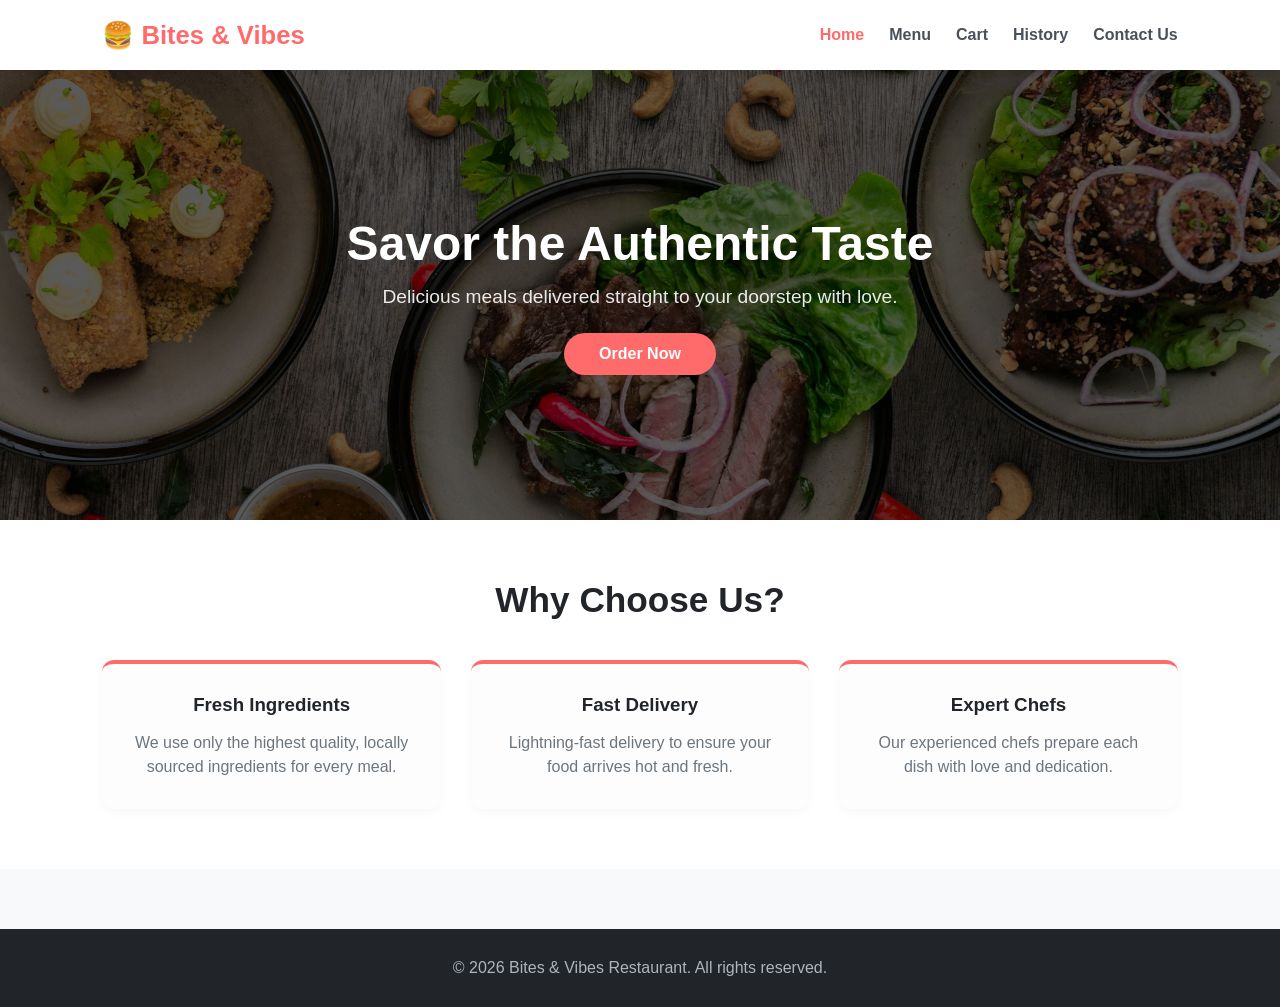
<file: Team-07/Home/index.html>
<!DOCTYPE html>
<html lang="en">
<head>
    <!-- Basic page setup -->
    <meta charset="UTF-8">
    <meta name="viewport" content="width=device-width, initial-scale=1.0">
    <title>Bites & Vibes - Home</title>

    <!-- Linking CSS files -->
    <link rel="stylesheet" href="style.css" >
    <link rel="stylesheet" href="../Setting/setting.css">
</head>
<body>

    <!-- Navigation Bar -->
    <header class="navbar">
        <div class="logo">🍔 Bites & Vibes</div>
        <nav>
            <a href="index.html" class="active">Home</a>
            <a href="../Menu/menu.html">Menu</a>
            <a href="../Cart/cart.html">Cart</a>
            <a href="../History/history.html">History</a>
            <a href="../Contact/contact.html">Contact Us</a>

            <!-- Outline 4: Event Listeners (Theme button will be handled in JS) -->
            <button id="themeBtn">🌙</button>
        </nav>
    </header>

    <!-- Hero Section -->
    <section class="hero">
        <div class="hero-content">
            <h1>Savor the Authentic Taste</h1>
            <p>Delicious meals delivered straight to your doorstep with love.</p>

            <!-- Navigation Button -->
            <a href="../Menu/menu.html" class="btn-primary">Order Now</a>
        </div>
    </section>

    <!-- Features Section -->
    <section class="features">
        <h2>Why Choose Us?</h2>
        <div class="feature-grid">

            <!-- Static Feature Cards -->
            <div class="feature-card">
                <h3>Fresh Ingredients</h3>
                <p>We use only the highest quality, locally sourced ingredients for every meal.</p>
            </div>

            <div class="feature-card">
                <h3>Fast Delivery</h3>
                <p>Lightning-fast delivery to ensure your food arrives hot and fresh.</p>
            </div>

            <div class="feature-card">
                <h3>Expert Chefs</h3>
                <p>Our experienced chefs prepare each dish with love and dedication.</p>
            </div>

        </div>
    </section>

    <!-- Footer -->
    <footer>
        <p>&copy; 2026 Bites & Vibes Restaurant. All rights reserved.</p>
    </footer>

    <!-- Linking JavaScript -->
    <!-- Event Listeners -->
    <!-- Cookies  -->
    <script src="../Setting/setting.js"></script>

</body>
</html>
</file>
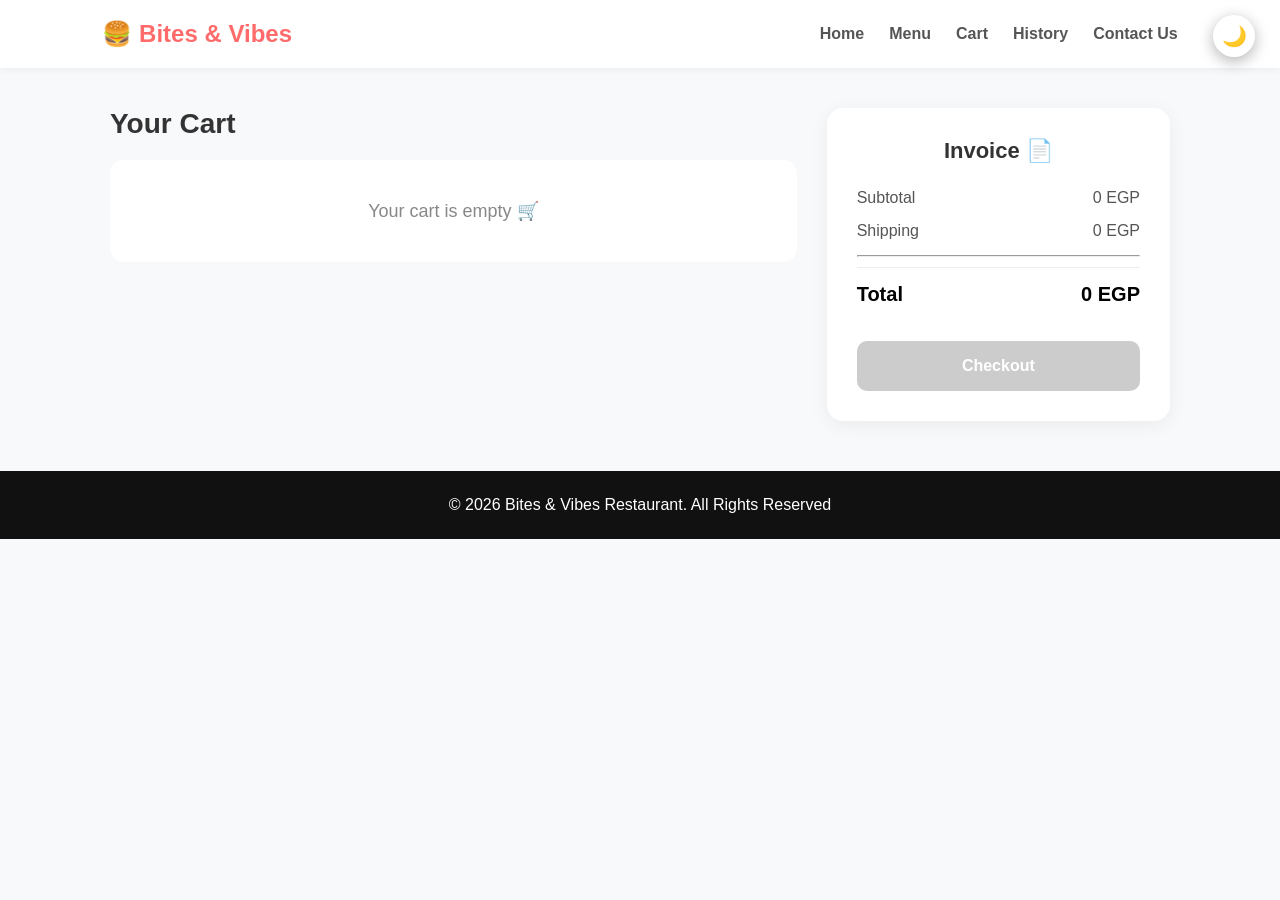
<file: Team-07/Cart/cart.html>
<!DOCTYPE html>
<html lang="en">
<head>
    <meta charset="UTF-8">
    <meta name="viewport" content="width=device-width, initial-scale=1.0">
    <title>Cart - Bites & Vibes</title>
    <link rel="stylesheet" href="cart.css">
    <link rel="stylesheet" href="../Setting/setting.css">
</head>
<body>

    <!-- Navbar -->
    <header class="navbar">
        <div class="logo">🍔 Bites & Vibes</div>
        <nav>
            <a href="../Home/index.html">Home</a>
            <a href="../Menu/menu.html">Menu</a>
            <a href="cart.html">Cart</a>
            <a href="../History/history.html">History</a>
            <a href="../Contact/contact.html">Contact Us</a>
            <button id="themeBtn">🌙</button>
        </nav>
    </header>

    <!-- Main Layout: Items (Left) + Invoice (Right) -->
    <main class="cart-layout">
        
        <!--  قسم المنتجات (الكاردات) -->
        <section class="cart-items-section">
            <h2>Your Cart</h2>
            <div id="cart-items" class="items-list">
                <!-- العناصر هتظهر هنا أوتوماتيك -->
            </div>
        </section>

        <!--  قسم الفاتورة (زي الصورة بالضبط) -->
        <section class="invoice-section">
            <div class="invoice-box">
                <h3>Invoice 📄</h3>
                <div class="invoice-details">
                    <div class="row"><span>Subtotal</span><span id="subtotal">0</span></div>
                    <div class="row"><span>Shipping</span><span id="shipping">0</span></div>
                    <hr>
                    <div class="row total"><span>Total</span><span id="total">0</span></div>
                </div>
                <a href="../Checkout/Checkout.html">
                <button id="checkout-btn" class="checkout-btn" disabled>Checkout</button>
                </a>
            </div>
        </section>

    </main>

    <footer>
        <p>&copy; 2026 Bites & Vibes Restaurant. All Rights Reserved</p>
    </footer>

    <script src="../Menu/data.js"></script>
    <script src="cart.js"></script>
    <script src="../Setting/setting.js"></script>
</body>
</html>
</file>
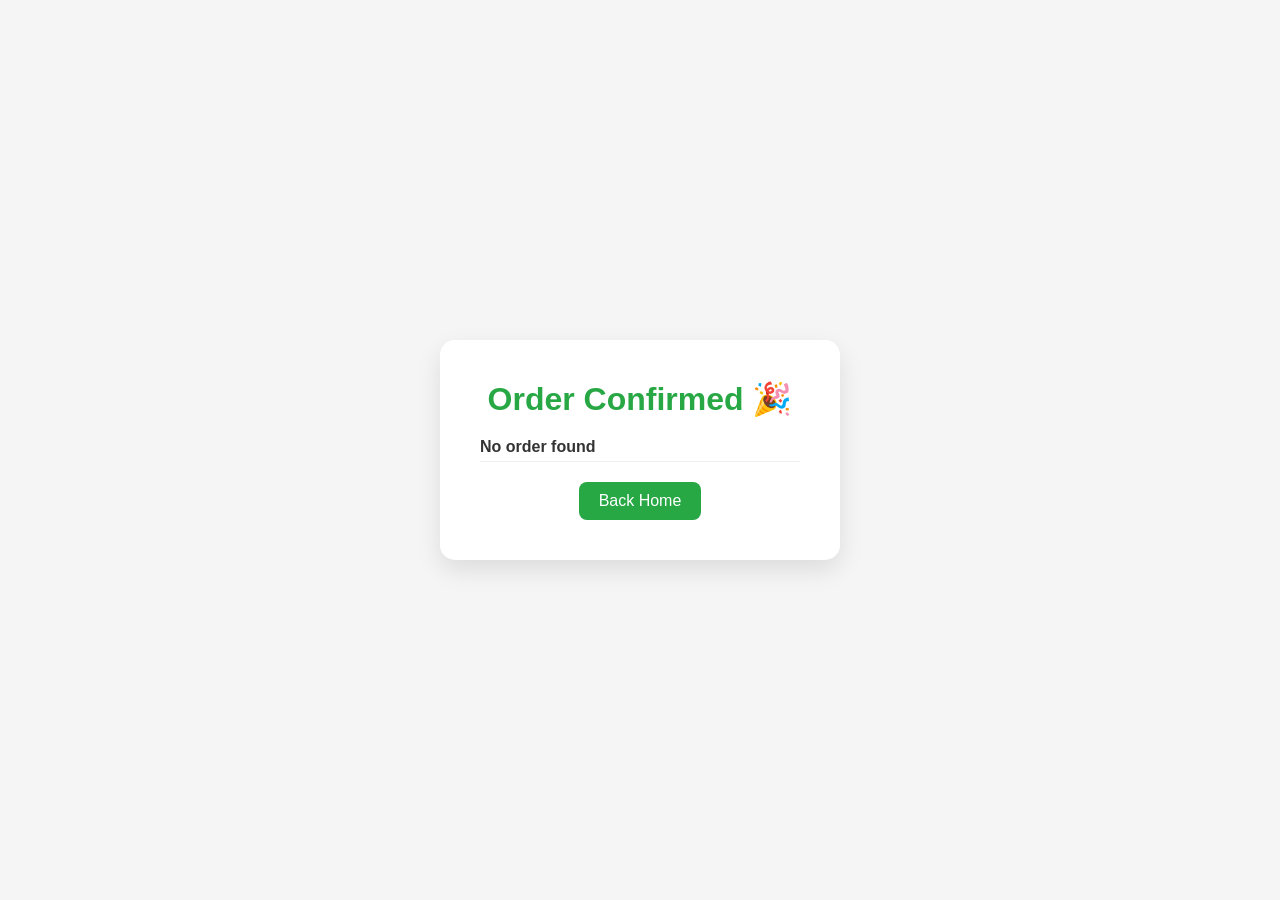
<file: Team-07/Confirmation/Confirmation.html>
<!DOCTYPE html>
<html lang="en">
<head>
    <meta charset="UTF-8">
    <meta name="viewport" content="width=device-width, initial-scale=1.0">
    <title>Order Confirmation</title>

    <link rel="stylesheet" href="Confirmation.css">
</head>

<body>

    <div class="confirmation-container">

        <h1>Order Confirmed 🎉</h1>

        <div id="orderDetails"></div>

        <a href="../Home/Home.html">
            <button>
                Back Home
            </button>
        </a>

    </div>

    <script src="Confirmation.js"></script>

</body>
</html>
</file>
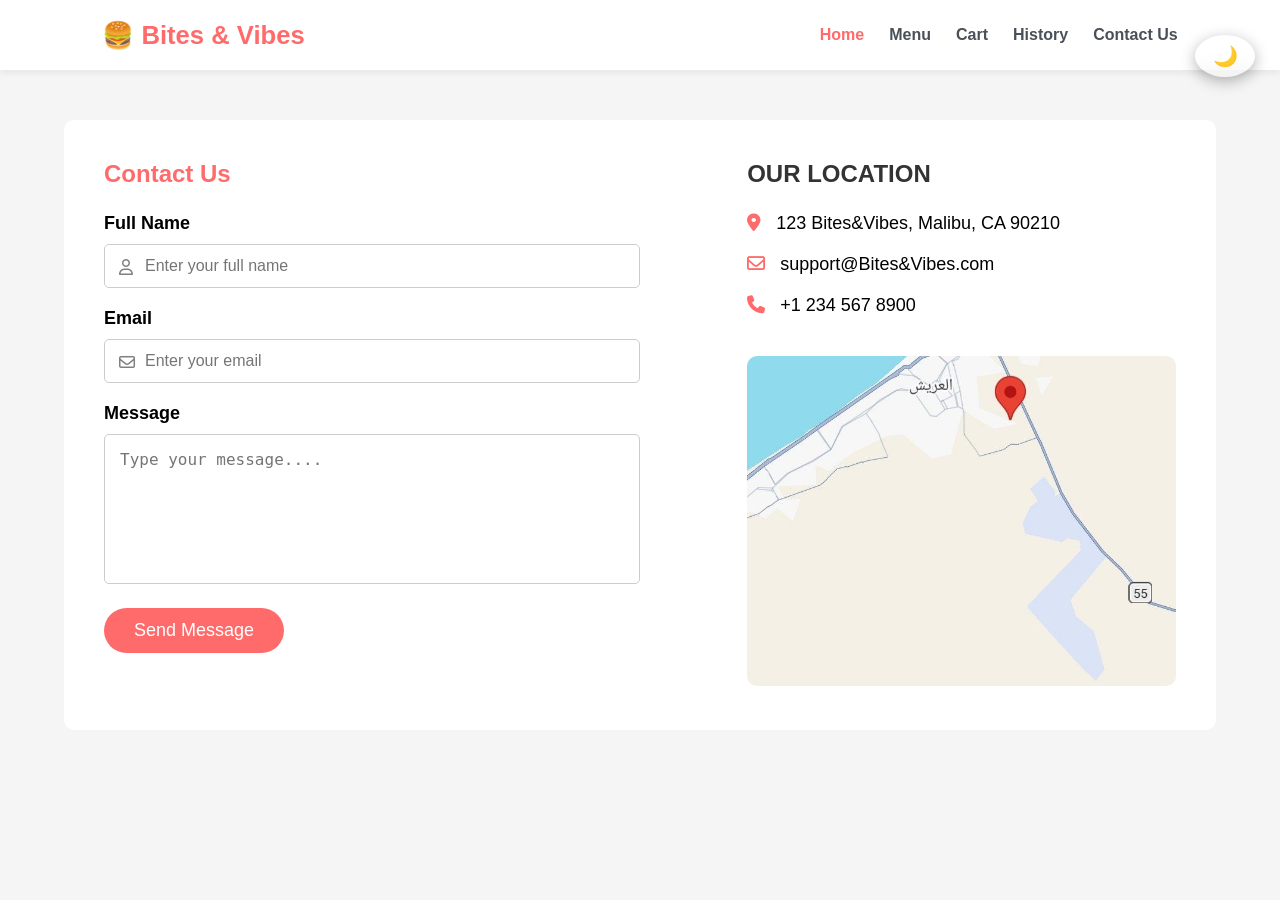
<file: Team-07/Contact/contact.html>
<!-- contact.html -->

<!DOCTYPE html>
<html lang="en">
<head>
    <meta charset="UTF-8">
    <meta name="viewport" content="width=device-width, initial-scale=1.0">
    <title>Contact Us</title>

    <!-- icons -->
    <link rel="stylesheet"
    href="https://cdnjs.cloudflare.com/ajax/libs/font-awesome/6.5.1/css/all.min.css"/>

    <link rel="stylesheet" href="contact.css">
    <link rel="stylesheet" href="../Setting/setting.css">
</head>
<body>

    <header class="navbar">
        <div class="logo">🍔 Bites & Vibes</div>
        <nav>
            <a href="../Home/index.html" class="active">Home</a>
            <a href="../Menu/menu.html">Menu</a>
            <a href="../Cart/cart.html">Cart</a>
            <a href="../History/history.html">History</a>
            <a href="contact.html">Contact Us</a>
            <button id="themeBtn">🌙</button>
        </nav>
    </header>

    <section class="contact-section">

        <!-- LEFT SIDE -->
        <div class="contact-form">

            <h1>Contact Us</h1>

            <form id="contactForm">

                <label>Full Name</label>
                <div class="input-box">
                    <i class="fa-regular fa-user"></i>
                    <input type="text" id="name"placeholder="Enter your full name">
                </div>

                <label>Email</label>
                <div class="input-box">
                    <i class="fa-regular fa-envelope"></i>
                    <input type="email" id="email"placeholder="Enter your email">
                </div>

                <label>Message</label>
                <textarea id="message"placeholder="Type your message...."></textarea>

                <button type="submit">Send Message</button>

                <p id="responseMessage"></p>

            </form>
        </div>

        <!-- RIGHT SIDE -->
        <div class="contact-info">

            <h2>OUR LOCATION</h2>

            <p>
                <i class="fa-solid fa-location-dot"></i>
                123 Bites&Vibes, Malibu, CA 90210
            </p>

            <p>
                <i class="fa-regular fa-envelope"></i>
                support@Bites&Vibes.com
            </p>

            <p>
                <i class="fa-solid fa-phone"></i>
                +1 234 567 8900
            </p>

            <img src="../image/map.jpg" alt="map">

        </div>

    </section>

    <script src="contact.js"></script>
    <script src="../Setting/setting.js"></script>
</body>
</html>
</file>
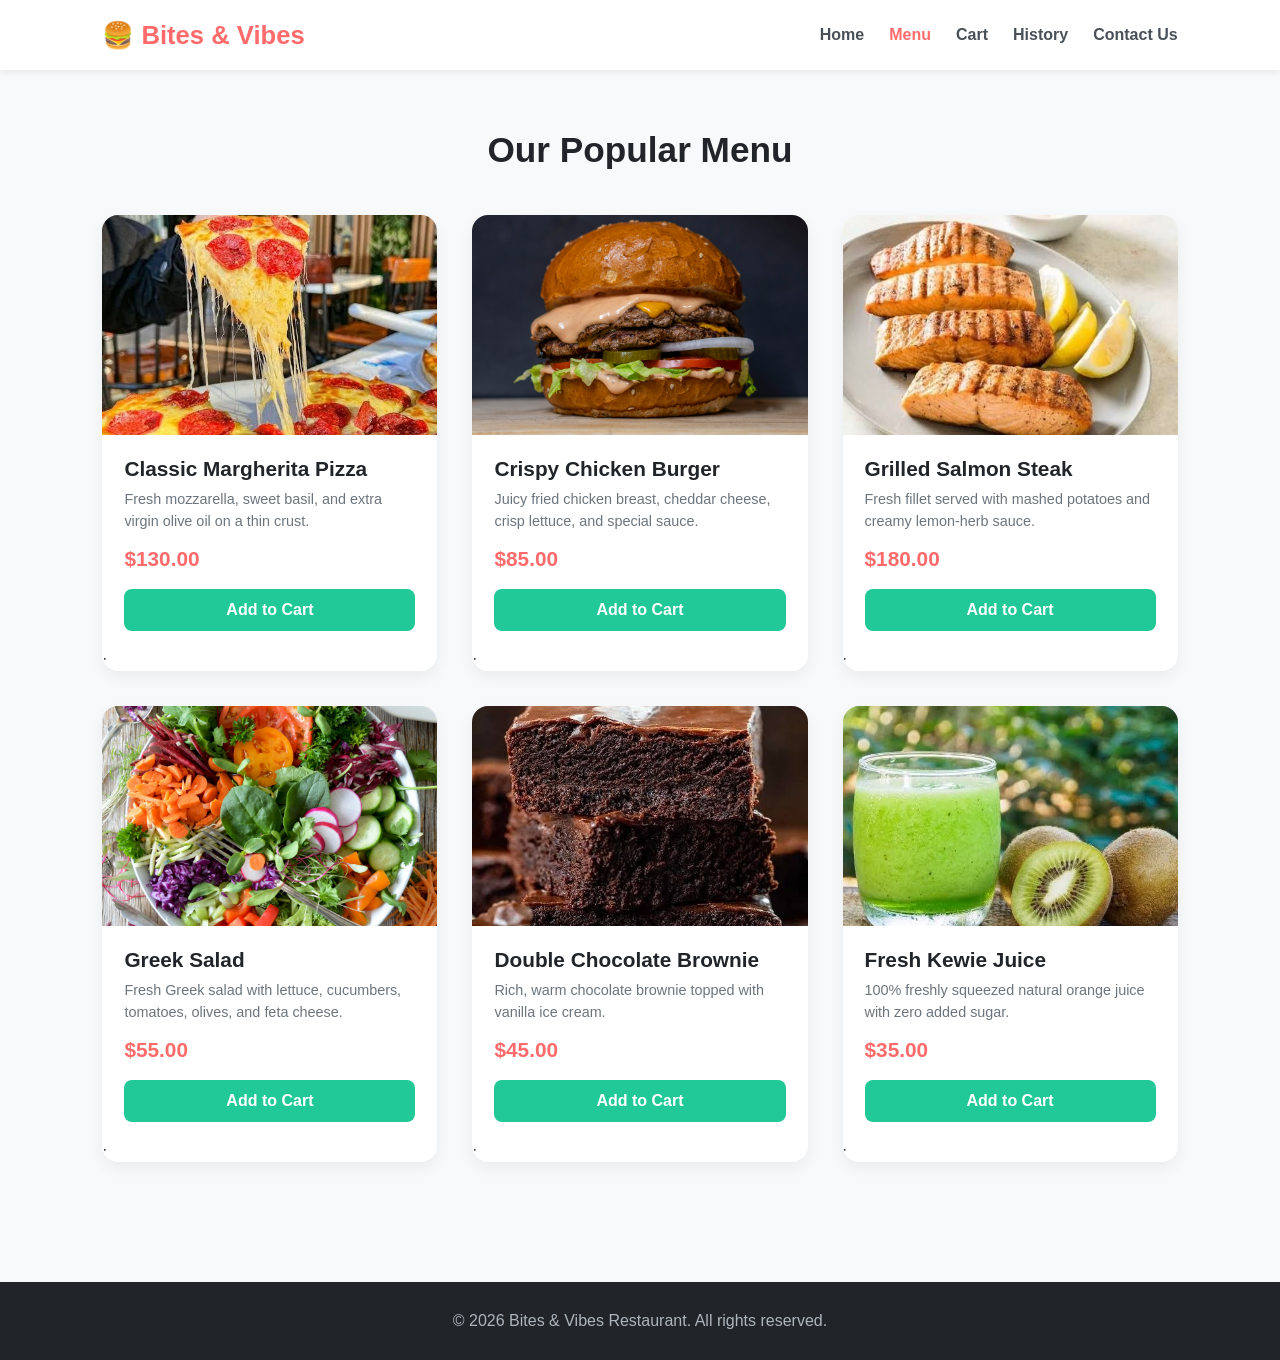
<file: Team-07/Menu/menu.html>
<!DOCTYPE html>
<html lang="en">
<head>
    <meta charset="UTF-8">
    <meta name="viewport" content="width=device-width, initial-scale=1.0">
    <title>Bites & Vibes - Menu</title>
    <link rel="stylesheet" href="../Home/style.css">
    <link rel="stylesheet" href="../Setting/setting.css">
</head>
<body>

    <!-- ================= NAVBAR ================= -->
    <header class="navbar">
        <div class="logo">🍔 Bites & Vibes</div>

        <nav>
            <a href="../Home/index.html">Home</a>
            <a href="menu.html" class="active">Menu</a>
            <a href="../Cart/cart.html">Cart</a>
            <a href="../History/history.html">History</a>
            <a href="../Contact/contact.html">Contact Us</a>
            <button id="themeBtn">🌙</button>
        </nav>
    </header>

    <!-- ================= MENU ================= -->
    <section class="menu-container">
        <h2>Our Popular Menu</h2>

        <div class="grid-container" id="menu-grid"></div>
    </section>

    <!-- ================= FOOTER ================= -->
    <footer>
        <p>&copy; 2026 Bites & Vibes Restaurant. All rights reserved.</p>
    </footer>

    <!-- ================= SCRIPTS ================= -->
    <script src="data.js"></script>
    <script src="../Cart/cart.js"></script>

    <script>
        // عرض المنتجات في الصفحة
        const menuGrid = document.getElementById("menu-grid");

        menuItems.forEach(item => {
            menuGrid.innerHTML += 
                <div class="product-card">
                    <h3>${item.name}</h3>
                    <p>${item.price} EGP</p>

                    <button onclick="addToCart(${item.id})">
                        Add to Cart 🛒
                    </button>
                </div>
            ;
        });
    </script>
    <script src="../Setting/setting.js"></script>
</body>
</html>
</file>
<file: Team-07/Home/style.css>
* {
    margin: 0;
    padding: 0;
    box-sizing: border-box;
    font-family: 'Segoe UI', Tahoma, Geneva, Verdana, sans-serif;
}

body {
    background-color: #f8f9fa;
    color: #333;
}

.navbar {
    display: flex;
    justify-content: space-between;
    align-items: center;
    padding: 20px 8%;
    background-color: #ffffff;
    box-shadow: 0 4px 6px rgba(0,0,0,0.05);
    position: sticky;
    top: 0;
    z-index: 100;
}

.navbar .logo {
    font-size: 1.6rem;
    font-weight: 700;
    color: #ff6b6b;
}

.navbar nav a {
    text-decoration: none;
    margin-left: 25px;
    font-weight: 600;
    color: #495057;
    transition: color 0.3s ease;
}

.navbar nav a:hover, .navbar nav a.active {
    color: #ff6b6b;
}

.hero {
    background: linear-gradient(rgba(0,0,0,0.6), rgba(0,0,0,0.6)), url('../image/hero.jpg') no-repeat center center/cover;
    height: 450px;
    display: flex;
    align-items: center;
    justify-content: center;
    text-align: center;
    color: #fff;
}

.hero-content h1 {
    font-size: 3rem;
    margin-bottom: 15px;
}

.hero-content p {
    font-size: 1.2rem;
    margin-bottom: 25px;
    opacity: 0.9;
}

.btn-primary {
    display: inline-block;
    padding: 12px 35px;
    background-color: #ff6b6b;
    color: white;
    text-decoration: none;
    font-weight: 600;
    border-radius: 30px;
    transition: background 0.3s ease, transform 0.2s ease;
}

.btn-primary:hover {
    background-color: #e05353;
    transform: translateY(-2px);
}

.features {
    padding: 60px 8%;
    text-align: center;
    background: #ffffff;
}

.features h2 {
    margin-bottom: 40px;
    font-size: 2.2rem;
    color: #212529;
}

.feature-grid {
    display: grid;
    grid-template-columns: repeat(auto-fit, minmax(300px, 1fr));
    gap: 30px;
}

.feature-card {
    background: #fdfdfd;
    padding: 30px;
    border-radius: 12px;
    box-shadow: 0 4px 10px rgba(0,0,0,0.03);
    border-top: 4px solid #ff6b6b;
}

.feature-card h3 {
    margin-bottom: 15px;
    color: #212529;
}

.feature-card p {
    color: #6c757d;
    line-height: 1.5;
}

.menu-container {
    padding: 60px 8%;
}

.menu-container h2 {
    text-align: center;
    font-size: 2.2rem;
    margin-bottom: 45px;
    color: #212529;
}

.grid-container {
    display: grid;
    grid-template-columns: repeat(auto-fit, minmax(300px, 1fr));
    gap: 35px;
}

.card {
    background: #ffffff;
    border-radius: 16px;
    overflow: hidden;
    box-shadow: 0 6px 15px rgba(0,0,0,0.06);
    transition: transform 0.3s ease, box-shadow 0.3s ease;
    display: flex;
    flex-direction: column;
}

.card:hover {
    transform: translateY(-8px);
    box-shadow: 0 10px 20px rgba(0,0,0,0.1);
}

.card img {
    width: 100%;
    height: 220px;
    object-fit: cover;
}

.card-body {
    padding: 22px;
    display: flex;
    flex-direction: column;
    flex-grow: 1;
}

.card-body h3 {
    font-size: 1.3rem;
    margin-bottom: 8px;
    color: #212529;
}

.card-body p {
    font-size: 0.9rem;
    color: #6c757d;
    margin-bottom: 15px;
    line-height: 1.5;
    flex-grow: 1;
}

.price {
    font-size: 1.3rem;
    font-weight: 700;
    color: #ff6b6b;
    margin-bottom: 18px;
}

.btn-add {
    width: 100%;
    padding: 12px;
    background-color: #20c997;
    color: white;
    border: none;
    border-radius: 8px;
    font-size: 1rem;
    font-weight: 600;
    cursor: pointer;
    transition: background-color 0.2s ease;
}

.btn-add:hover {
    background-color: #1a9e7d;
}

footer {
    text-align: center;
    padding: 30px;
    background-color: #212529;
    color: #adb5bd;
    margin-top: 60px;
}
</file>
<file: Team-07/Setting/setting.css>
/* ======================
   DARK MODE
====================== */

.dark {

    background-color: #111;
    color: white;
}

/* Navbar */
/* Header */

.dark header {

    background-color: #000 !important;
}

/* أي container فوق */

.dark .header,
.dark .navbar,
.dark .nav-container {

    background-color: #000 !important;
}
.dark nav {

    background-color: #000 !important;
}

/* Navbar Links */

.dark nav a {

    color: white !important;
}

/* Hover Effect */

.dark nav a:hover {

    color: #ffcc70 !important;
}

/* Logo */

.dark .logo {

    color: #ff6b6b;
}

/* Cards */

.dark .card,
.dark .menu-card,
.dark .cart-item-card,
.dark .details-container {

    background-color: #222;

    color: white;
}

/* Buttons */

.dark button {

    background-color: #333;

    color: white;
}

/* Text */

.dark h1,.dark h2,.dark h3,.dark p,.dark span {

    color: white;
}

/* ======================
   NAVBAR
====================== */
nav {

    display: flex;

    align-items: center;

    justify-content: space-between;
}
/* ======================
   DARK MODE BUTTON
====================== */

#themeBtn {

    position: absolute;

    top: 15px;

    right: 25px;

    width: 42px;

    height: 42px;

    border-radius: 50%;

    border: none;

    background: rgba(255,255,255,0.08);

    backdrop-filter: blur(8px);

    color: #ffd43b;

    font-size: 20px;

    cursor: pointer;

    display: flex;

    align-items: center;

    justify-content: center;

    transition: 0.3s;

    box-shadow: 0 4px 15px rgba(0,0,0,0.3);
}

/* Hover */

#themeBtn:hover {

    transform: scale(1.1);

    background: rgba(255,255,255,0.15);
}
/* ======================
   INVOICE BOX DARK MODE
====================== */

.dark .invoice-box {

    background-color: #222 !important;

    color: white !important;

    border: 1px solid #444;

    box-shadow: 0 5px 20px rgba(255,255,255,0.08);
}

/* كل الكلام جواها */

.dark .invoice-box h3,
.dark .invoice-box span,
.dark .invoice-box p {

    color: white !important;
}

/* الخط */

.dark .invoice-box hr {

    border-color: #555;
}

/* زرار الـ Checkout */

.dark .checkout-btn {

    background-color: #ff6b6b;

    color: white;

    border: none;
}

.dark .checkout-btn:hover {

    background-color: #ff5252;
}

/* ======================
   ORDER HISTORY DARK MODE
====================== */

/* العنوان */

.dark h1 {

    color: white;
}

/* History Container */

.dark #historyContainer {

    background-color: #222;

    color: white;

    border-radius: 10px;

    padding: 20px;
}

/* أي كارد جوه الهيستوري */

.dark .history-card,
.dark .order-card {

    background-color: #333;

    color: white;

    border: 1px solid #444;

    border-radius: 10px;

    padding: 15px;

    margin-bottom: 15px;
}

/* الكلام */

.dark .history-card h3,
.dark .history-card p,
.dark .order-card h3,
.dark .order-card p {

    color: white;
}

/* زرار المسح */

.dark #clearOrdersBtn {

    background-color: #ff4d4d;

    color: white;

    border: none;

    padding: 12px 20px;

    border-radius: 8px;

    cursor: pointer;

    transition: 0.3s;
}

/* Hover */

.dark #clearOrdersBtn:hover {

    background-color: #e60000;

    transform: scale(1.05);
}

/* ======================
   CONTACT SECTION DARK MODE
====================== */

.dark .contact-section {

    background-color: #111;

    color: white;
}

/* ======================
   CONTACT FORM
====================== */

.dark .contact-form {

    background-color: #222;

    color: white;

    border: 1px solid #444;

    border-radius: 15px;

    box-shadow: 0 5px 20px rgba(255,255,255,0.08);
}

/* Titles */

.dark .contact-form h1,
.dark .contact-info h2 {

    color: white;
}

/* Labels */

.dark .contact-form label {

    color: #ddd;
}
/* ======================
   CONTACT SECTION
====================== */

.dark .contact-section {

    background-color: #222;

    border: 1px solid #444;

    border-radius: 20px;

    padding: 30px;

    box-shadow: 0 5px 20px rgba(255,255,255,0.08);

    color: white;

    display: flex;

    gap: 40px;
}

/* نشيل الخلفيات الفردية */

.dark .contact-form,
.dark .contact-info {

    background: transparent;

    border: none;

    box-shadow: none;
}

/* العناوين */

.dark .contact-form h1,
.dark .contact-info h2 {

    color: white;
}

/* Labels */

.dark label {

    color: #ddd;
}

/* Inputs */

.dark input,
.dark textarea {

    background-color: #333;

    color: white;

    border: 1px solid #555;
}

/* Placeholder */

.dark input::placeholder,
.dark textarea::placeholder {

    color: #bbb;
}

/* Icons */

.dark i {

    color: #ffcc70;
}

/* Button */

.dark .contact-form button {

    background-color: #ff6b6b;

    color: white;

    border: none;

    transition: 0.3s;
}

.dark .contact-form button:hover {

    background-color: #ff5252;

    transform: scale(1.05);
}

/* Map */

.dark .contact-info img {

    border-radius: 15px;

    margin-top: 15px;
}

/* ======================
   HERO SECTION DARK MODE
====================== */
.dark .hero {

    background:
    linear-gradient(rgba(0,0,0,0.6),
    rgba(0,0,0,0.6)),

    url("../image/hero.jpg");

    background-size: cover;

    background-position: center;

    background-repeat: no-repeat;

    color: white;

    padding: 120px 20px;

    text-align: center;
}

/* Hero Title */

.dark .hero h1 {

    color: white;

    font-size: 55px;
}

/* Hero Paragraph */

.dark .hero p {

    color: #ccc;

    font-size: 20px;

    margin-top: 15px;
}

/* Hero Button */

.dark .btn-primary {

    background-color: #ff6b6b;

    color: white;

    padding: 14px 30px;

    border-radius: 10px;

    text-decoration: none;

    display: inline-block;

    margin-top: 25px;

    transition: 0.3s;
}

/* Hover */

.dark .btn-primary:hover {

    background-color: #ff5252;

    transform: scale(1.05);
}

/* ======================
   FEATURES SECTION
====================== */

.dark .features {

    background-color: #111;

    color: white;

    padding: 80px 20px;

    text-align: center;
}

/* Features Title */

.dark .features h2 {

    color: white;

    margin-bottom: 40px;

    font-size: 40px;
}

/* Grid */

.dark .feature-grid {

    display: flex;

    gap: 25px;

    justify-content: center;

    flex-wrap: wrap;
}

/* Feature Cards */

.dark .feature-card {

    background-color: #222;

    border: 1px solid #444;

    border-radius: 20px;

    padding: 30px;

    width: 300px;

    color: white;

    transition: 0.3s;

    box-shadow: 0 5px 15px rgba(255,255,255,0.08);
}

/* Hover */

.dark .feature-card:hover {

    transform: translateY(-8px);

    box-shadow: 0 10px 20px rgba(255,255,255,0.12);
}

/* Card Title */

.dark .feature-card h3 {

    color: #ff6b6b;

    margin-bottom: 15px;
}

/* Card Paragraph */

.dark .feature-card p {

    color: #ccc;

    line-height: 1.7;
}
/* DARK MODE */

.dark body {

    background-color: #111;
}

/* الفورم */

.dark .checkout-container {

    background-color: #1f1f1f;

    color: white;

    box-shadow: 0 0 20px rgba(0,0,0,0.6);
}

/* العنوان */

.dark .checkout-container h1 {

    color: #ff6b81;
}

/* الليبل */

.dark .checkout-container label {

    color: white;
}

/* الانبوت والسليكت */

.dark .checkout-container input,
.dark .checkout-container select {

    background-color: #2b2b2b;

    color: white;

    border: 1px solid #444;
}

/* placeholder */

.dark .checkout-container input::placeholder {

    color: #bbb;
}

/* لما تدوسي على الانبوت */

.dark .checkout-container input:focus,
.dark .checkout-container select:focus {

    border-color: #ff6b81;

    box-shadow: 0 0 10px rgba(255,107,129,0.5);
}

/* التوتال */

.dark .checkout-container h3 {

    color: #ff6b81;
}

/* الزرار */

.dark .checkout-container button {

    background-color: #ff6b81;

    color: white;
}

.dark .checkout-container button:hover {

    background-color: #ff4f6d;
}
</file>
<file: Team-07/Cart/cart.css>
* {
    margin: 0;
    padding: 0; 
    box-sizing: border-box;   
}
body { 
    font-family: 'Segoe UI', sans-serif;
    background: #f8f9fa;
    color: #333; 
}

/* Navbar */
.navbar {
    display: flex;
    justify-content: space-between;
    align-items: center;
    padding: 20px 8%;
    background: #fff;
    box-shadow: 0 2px 8px rgba(0,0,0,0.05);
    position: sticky;
    top: 0;
    z-index: 100; 
}
.navbar .logo { 
    font-size: 1.5rem;
    font-weight: 700;
    color: #ff6b6b; 
}
.navbar nav a { 
    text-decoration: none;
    margin-left: 25px;
    font-weight: 600;
    color: #555; 
}
.navbar nav a.active, .navbar nav a:hover { 
    color: #ff6b6b; 
}

/* Layout الرئيسي: عمودين */
.cart-layout {
    display: flex;
    gap: 30px;
    max-width: 1100px;
    margin: 40px auto;
    padding: 0 20px;
    align-items: flex-start;
}

/* قسم المنتجات */
.cart-items-section {
    flex: 2; 
}
.cart-items-section h2 {
    margin-bottom: 20px;
    font-size: 28px; 
}
.items-list { 
    display: flex;
    flex-direction: column;
    gap: 15px; 
}

/* كارت المنتج */
.cart-item-card {
    background: #fff;
    padding: 20px;
    border-radius: 14px;
    box-shadow: 0 3px 10px rgba(0,0,0,0.04);
    display: flex;
    justify-content: space-between;
    align-items: center;
}
.item-info h4 { 
    font-size: 18px;
    margin-bottom: 5px;
}
.item-info p {
    color: #777;
    font-size: 15px; 
}

.controls { 
    display: flex;
    align-items: center;
    gap: 12px; 
}
.controls button {
    width: 36px;
    height: 36px;
    border: 1px solid #ddd;
    background: #fff;
    border-radius: 8px;
    cursor: pointer;
    font-size: 18px;
    transition: 0.2s;
}
.controls button:hover { background: #f0f0f0; }
.controls span { font-weight: 600; min-width: 20px; text-align: center; }
.controls .remove-btn { background: #ff4757; color: #fff; border: none; padding: 8px 12px; border-radius: 8px; font-size: 13px; }

/* قسم الفاتورة (ثابت أثناء السكرول) */
.invoice-section { flex: 1; position: sticky; top: 100px; }
.invoice-box {
    background: #fff;
    padding: 30px;
    border-radius: 16px;
    box-shadow: 0 4px 20px rgba(0,0,0,0.06);
}
.invoice-box h3 { text-align: center; margin-bottom: 25px; font-size: 22px; font-weight: 600; }

.invoice-details .row { display: flex; justify-content: space-between; margin: 15px 0; color: #555; font-size: 16px; }
.invoice-details .total { font-weight: 700; font-size: 20px; color: #000; border-top: 1px solid #eee; padding-top: 15px; margin-top: 10px; }

.checkout-btn {
    width: 100%; padding: 16px; background: #111; color: #fff; border: none;
    border-radius: 10px; font-size: 16px; font-weight: 600; cursor: pointer; margin-top: 20px;
}
.checkout-btn:disabled { background: #ccc; cursor: not-allowed; }

/* رسالة السلة الفاضية */
.empty-msg { text-align: center; padding: 40px; color: #888; font-size: 18px; background: #fff; border-radius: 14px; }

/* Footer */
footer { background: #111; color: #fff; text-align: center; padding: 25px; margin-top: 50px; }

/* Responsive للموبايل */
@media (max-width: 768px) {
    .cart-layout { flex-direction: column; }
    .invoice-section { position: static; width: 100%; }
}
</file>
<file: Team-07/Confirmation/Confirmation.css>
* {
    margin: 0;
    padding: 0;
    box-sizing: border-box;
    font-family: Arial, sans-serif;
}

body {
    background: #f5f5f5;
    display: flex;
    justify-content: center;
    align-items: center;
    height: 100vh;
}

/* ===== Container ===== */
.confirmation-container {
    background: #fff;
    padding: 40px;
    border-radius: 15px;
    box-shadow: 0 10px 25px rgba(0,0,0,0.1);
    text-align: center;
    width: 400px;
}

/* ===== Title ===== */
.confirmation-container h1 {
    color: #28a745;
    margin-bottom: 20px;
}

/* ===== Order Details ===== */
#orderDetails {
    margin: 20px 0;
    text-align: left;
}

#orderDetails h3 {
    font-size: 16px;
    margin: 8px 0;
    color: #333;
    border-bottom: 1px solid #eee;
    padding-bottom: 5px;
}

/* ===== Button ===== */
button {
    background: #28a745;
    color: white;
    border: none;
    padding: 10px 20px;
    border-radius: 8px;
    cursor: pointer;
    font-size: 16px;
    transition: 0.3s;
}

button:hover {
    background: #218838;
}

/* ===== Responsive ===== */
@media (max-width: 500px) {
    .confirmation-container {
        width: 90%;
        padding: 25px;
    }
}
</file>
<file: Team-07/Contact/contact.css>
/* contact.css */

*{
    margin: 0;
    padding: 0;
    box-sizing: border-box;
}

body{
    font-family: Arial;
    background-color: #f5f5f5;
}


.navbar {
    display: flex;
    justify-content: space-between;
    align-items: center;
    padding: 20px 8%;
    background-color: #ffffff;
    box-shadow: 0 4px 6px rgba(0,0,0,0.05);
    position: sticky;
    top: 0;
    z-index: 100;
}

.navbar .logo {
    font-size: 1.6rem;
    font-weight: 700;
    color: #ff6b6b;
}

.navbar nav a {
    text-decoration: none;
    margin-left: 25px;
    font-weight: 600;
    color: #495057;
    transition: color 0.3s ease;
}

.navbar nav a:hover, .navbar nav a.active {
    color: #ff6b6b;
}


.contact-section{
    width: 90%;
    margin: 50px auto;
    background-color: white;
    display: flex;
    justify-content: space-between;
    padding: 40px;
    border-radius: 10px;
    gap: 50px;
}

.contact-form{
    width: 50%;
}

.contact-form h1{
    margin-bottom: 25px;
    color:  #ff6b6b;
}

label{
    font-size: 18px;
    font-weight: bold;
}

.input-box{
    position: relative;
    margin: 10px 0 20px;
}

.input-box i{
    position: absolute;
    left: 15px;
    top: 15px;
    color: gray;
}

.input-box input{
    width: 100%;
    padding: 12px 12px 12px 40px;
    border: 1px solid #ccc;
    border-radius: 5px;
    font-size: 16px;
}

textarea{
    width: 100%;
    height: 150px;
    margin-top: 10px;
    padding: 15px;
    border: 1px solid #ccc;
    border-radius: 5px;
    resize: none;
    font-size: 16px;
}

button{
    margin-top: 20px;
    padding: 12px 30px;
    border: none;
    background:  #ff6b6b;
    color: white;
    font-size: 18px;
    border-radius: 30px;
    cursor: pointer;
}

button:hover{
    background:  #ff6b6b;
}

#responseMessage{
    margin-top: 15px;
    font-weight: bold;
}

.contact-info{
    width: 40%;
}

.contact-info h2{
    margin-bottom: 25px;
    color: #333;
}

.contact-info p{
    margin-bottom: 20px;
    font-size: 18px;
}

.contact-info i{
    color:  #ff6b6b;
    margin-right: 10px;
}

.contact-info img{
    width: 100%;
    margin-top: 20px;
    border-radius: 10px;
}
</file>
